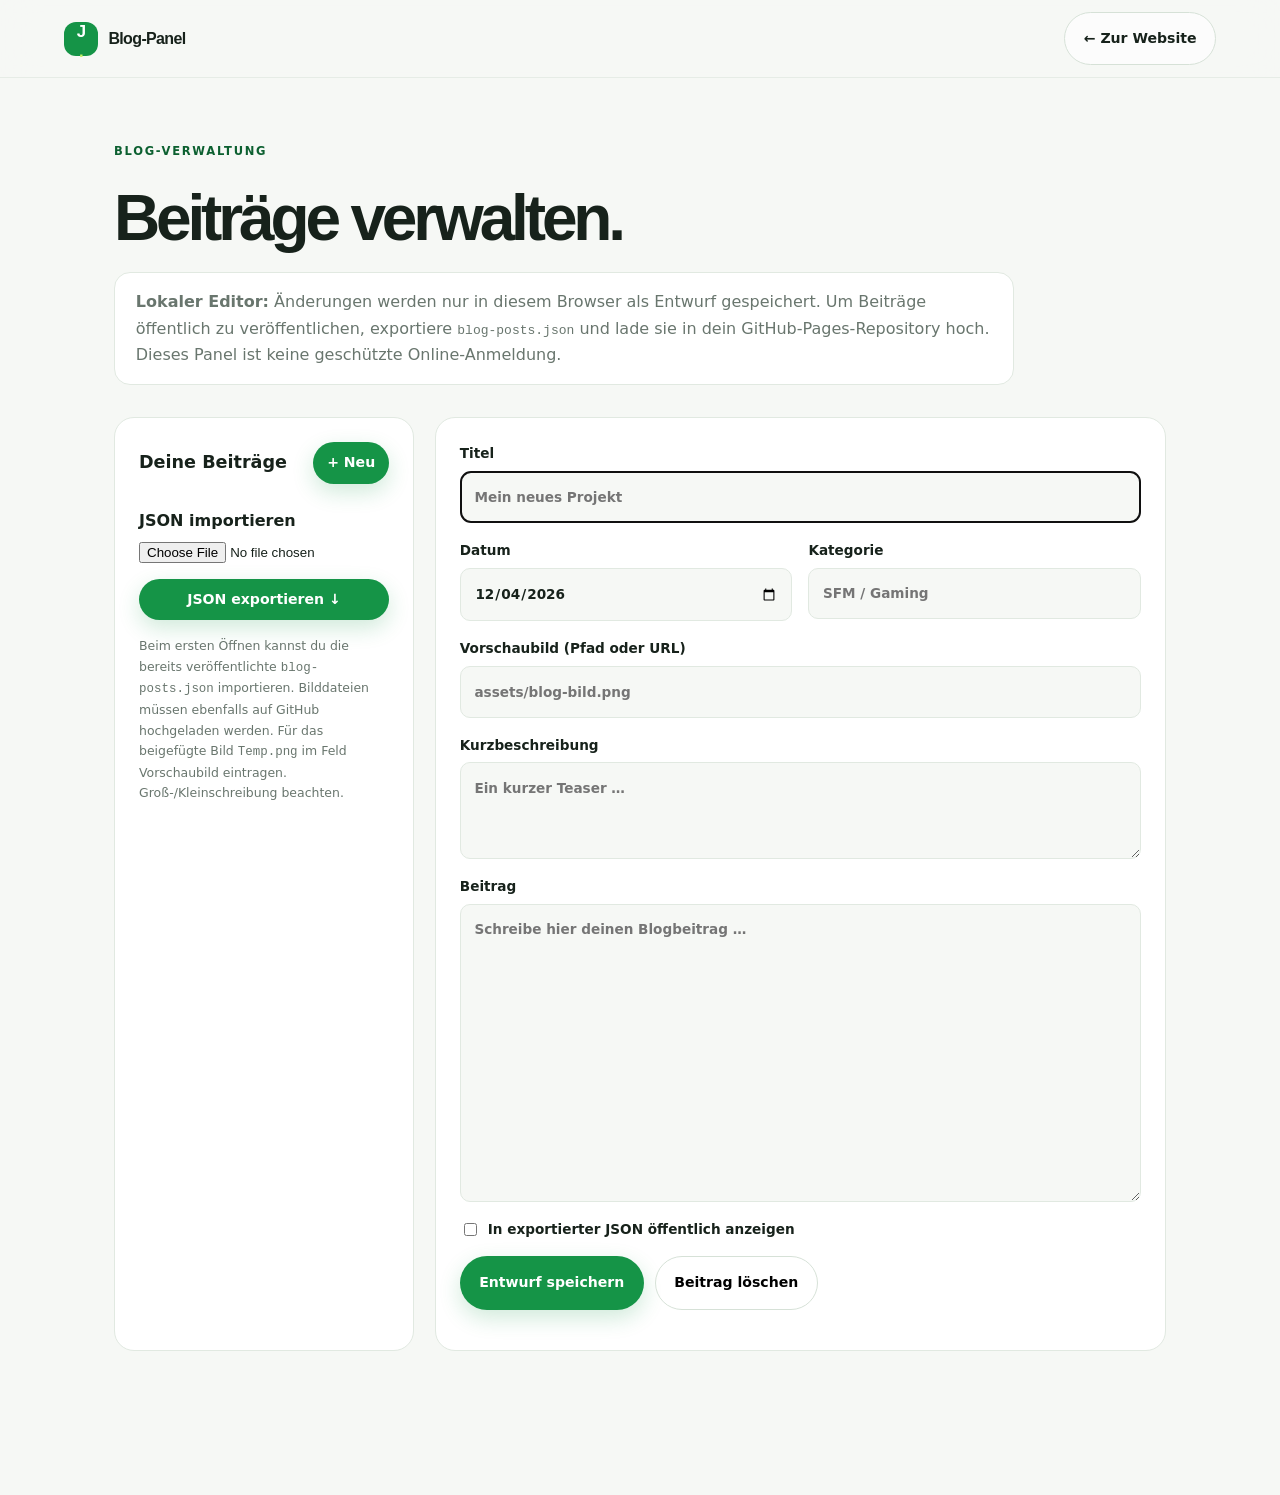
<file: admin.html>
<!DOCTYPE html>
<html lang="de"><head><meta charset="UTF-8"><meta name="viewport" content="width=device-width, initial-scale=1"><title>Blog-Panel – JoJo7844German</title><link rel="stylesheet" href="style.css"><link rel="stylesheet" href="admin.css"></head>
<body><header class="site-header"><a class="brand" href="index.html#blog"><span class="brand-mark">J<span>.</span></span><span>Blog-Panel</span></a><a class="button button-secondary" href="index.html#blog">← Zur Website</a></header>
<main class="admin-shell"><div class="section-kicker">BLOG-VERWALTUNG</div><h1>Beiträge verwalten.</h1><p class="admin-notice"><strong>Lokaler Editor:</strong> Änderungen werden nur in diesem Browser als Entwurf gespeichert. Um Beiträge öffentlich zu veröffentlichen, exportiere <code>blog-posts.json</code> und lade sie in dein GitHub-Pages-Repository hoch. Dieses Panel ist keine geschützte Online-Anmeldung.</p>
<div class="admin-layout"><aside class="admin-list"><div class="admin-list-head"><h2>Deine Beiträge</h2><button id="new-post" type="button" class="button button-primary">+ Neu</button></div><div id="post-list"></div><label class="import-label">JSON importieren<input id="import-file" type="file" accept=".json,application/json"></label><button id="export-posts" type="button" class="button button-primary export-button">JSON exportieren ↓</button><p class="admin-help">Beim ersten Öffnen kannst du die bereits veröffentlichte <code>blog-posts.json</code> importieren. Bilddateien müssen ebenfalls auf GitHub hochgeladen werden. Für das beigefügte Bild <code>Temp.png</code> im Feld Vorschaubild eintragen. Groß-/Kleinschreibung beachten.</p></aside>
<form id="post-form" class="admin-editor"><label>Titel<input id="post-title" required maxlength="160" placeholder="Mein neues Projekt"></label><div class="admin-two"><label>Datum<input id="post-date" type="date" required></label><label>Kategorie<input id="post-category" maxlength="50" placeholder="SFM / Gaming"></label></div><label>Vorschaubild (Pfad oder URL)<input id="post-image" placeholder="assets/blog-bild.png"></label><label>Kurzbeschreibung<textarea id="post-excerpt" rows="3" maxlength="400" placeholder="Ein kurzer Teaser …"></textarea></label><label>Beitrag<textarea id="post-body" rows="12" required placeholder="Schreibe hier deinen Blogbeitrag …"></textarea></label><label class="publish-check"><input id="post-published" type="checkbox"> In exportierter JSON öffentlich anzeigen</label><div class="admin-actions"><button class="button button-primary" type="submit">Entwurf speichern</button><button class="button button-secondary" id="delete-post" type="button">Beitrag löschen</button></div><p id="admin-status" role="status"></p></form></div></main><script src="admin.js"></script></body></html>
</file>
<file: style.css>
:root {
  color-scheme: light;
  --bg: #f6f8f5;
  --paper: #ffffff;
  --ink: #17221b;
  --muted: #69766e;
  --line: #e1e9e1;
  --green: #159447;
  --green-dark: #0c6030;
  --lime: #c8f36a;
  --purple: #7357d9;
  --radius: 22px;
  --shadow: 0 18px 50px rgba(26, 61, 37, .09);
}
* { box-sizing: border-box; }
html { scroll-behavior: smooth; scroll-padding-top: 88px; }
body { margin: 0; background: var(--bg); color: var(--ink); font-family: "DM Sans", system-ui, sans-serif; line-height: 1.65; overflow-x: hidden; }
a { color: inherit; text-decoration: none; }
button { font: inherit; }
::selection { background: var(--lime); color: var(--ink); }
.scroll-progress { position: fixed; z-index: 99; top: 0; left: 0; width: 0; height: 3px; background: linear-gradient(90deg, var(--green), var(--lime), var(--purple)); }
.site-header { height: 78px; padding: 0 max(5vw, calc((100vw - 1200px)/2)); display: flex; align-items: center; justify-content: space-between; gap: 2rem; background: rgba(246,248,245,.88); backdrop-filter: blur(18px); border-bottom: 1px solid rgba(225,233,225,.75); position: sticky; top: 0; z-index: 50; }
.brand { display: inline-flex; align-items: center; gap: .65rem; font: 700 1rem "Space Grotesk", sans-serif; white-space: nowrap; letter-spacing: -.04em; }
.brand-mark { display: grid; place-items: center; width: 34px; height: 34px; border-radius: 12px; color: white; background: var(--green); font-size: 1.05rem; }
.brand-mark span { color: var(--lime); display: inline; }
.brand-accent { color: var(--green); }
.main-nav { display: flex; align-items: center; gap: .35rem; }
.nav-link { color: var(--muted); font-size: .86rem; padding: .55rem .8rem; border-radius: 999px; transition: color .2s, background .2s; }
.nav-link:hover, .nav-link.active { color: var(--green-dark); background: #e8f4e8; }
.header-contact { font-size: .85rem; font-weight: 700; color: white; background: var(--ink); border-radius: 999px; padding: .65rem 1rem; transition: transform .2s, background .2s; }
.header-contact:hover { transform: translateY(-2px); background: var(--green-dark); }
.header-contact span { margin-left: .5rem; color: var(--lime); }
.menu-toggle { display: none; }
.section-shell { max-width: 1200px; padding-left: 5vw; padding-right: 5vw; margin: 0 auto; }
.hero { min-height: 650px; display: grid; grid-template-columns: 1.08fr .92fr; align-items: center; gap: 3rem; padding-top: 4.2rem; padding-bottom: 5.5rem; position: relative; }
.hero-copy { position: relative; z-index: 2; }
.eyebrow, .section-kicker { font-size: .72rem; font-weight: 700; letter-spacing: .15em; color: var(--green-dark); }
.eyebrow { display: inline-flex; align-items: center; gap: .65rem; background: #e8f4e8; border: 1px solid #d6e9d6; padding: .5rem .85rem; border-radius: 999px; }
.status-dot, .tag-pulse { display: inline-block; width: 7px; height: 7px; background: #2cbf62; border-radius: 50%; box-shadow: 0 0 0 4px rgba(44,191,98,.13); }
h1, h2, h3, p { margin-top: 0; }
h1, .section-title { font-family: "Space Grotesk", sans-serif; letter-spacing: -.065em; line-height: 1.05; }
h1 { font-size: clamp(3.2rem, 6.3vw, 5.65rem); margin: 1.5rem 0 1.25rem; }
.gradient-text { color: var(--green); background: linear-gradient(100deg, #087b38 0%, #27a85b 52%, #7158d5 110%); -webkit-background-clip: text; background-clip: text; -webkit-text-fill-color: transparent; }
.hero-lead { max-width: 560px; color: var(--muted); font-size: 1.08rem; line-height: 1.85; }
.hero-actions { display: flex; flex-wrap: wrap; gap: .8rem; margin: 1.8rem 0 1.6rem; }
.button { display: inline-flex; align-items: center; justify-content: center; gap: 1rem; border: 1px solid transparent; padding: .88rem 1.15rem; border-radius: 999px; font-size: .88rem; font-weight: 700; transition: transform .22s, box-shadow .22s, background .22s; }
.button:hover { transform: translateY(-3px); }
.button-primary { background: var(--green); color: white; box-shadow: 0 8px 22px rgba(21,148,71,.2); }
.button-primary:hover { background: var(--green-dark); box-shadow: 0 12px 28px rgba(21,148,71,.25); }
.button-primary span { color: var(--lime); font-size: 1.15rem; }
.button-secondary { border-color: #d6e1d7; background: rgba(255,255,255,.65); }
.button-secondary:hover { background: white; box-shadow: var(--shadow); }
.hero-meta { display: flex; align-items: center; gap: .85rem; color: var(--muted); font-size: .8rem; }
.hero-meta i { width: 4px; height: 4px; border-radius: 50%; background: #a8b8aa; }
.hero-visual { min-height: 440px; position: relative; display: grid; place-items: center; isolation: isolate; }
.avatar-frame { width: min(100%, 405px); aspect-ratio: 1; border-radius: 48% 48% 43% 43%; overflow: hidden; position: relative; z-index: 1; transform: rotate(2deg); border: 10px solid white; box-shadow: 0 25px 65px rgba(35,64,42,.18); animation: float 6s ease-in-out infinite; }
.avatar-frame img { width: 100%; height: 100%; display: block; object-fit: cover; object-position: center; }
.visual-orbit { position: absolute; border: 1px solid #c9dfc8; border-radius: 50%; z-index: -1; }
.orbit-one { width: 450px; height: 450px; animation: orbit 28s linear infinite; }
.orbit-two { width: 510px; height: 510px; border-style: dashed; opacity: .65; animation: orbit 40s linear infinite reverse; }
.floating-tag { position: absolute; z-index: 3; background: white; border: 1px solid var(--line); box-shadow: var(--shadow); padding: .7rem 1rem; border-radius: 14px; font-size: .76rem; font-weight: 700; }
.tag-top { top: 48px; right: -5px; transform: rotate(4deg); }
.tag-icon { color: var(--green); margin-right: .45rem; }
.tag-bottom { bottom: 42px; left: -12px; display: flex; align-items: center; gap: .65rem; transform: rotate(-3deg); }
.spark { position: absolute; color: var(--green); font-size: 2.2rem; }
.spark-one { right: 6%; bottom: 20%; animation: twinkle 3s ease-in-out infinite; }
.spark-two { top: 13%; left: 5%; color: var(--purple); font-size: 1.5rem; animation: twinkle 4s ease-in-out infinite reverse; }
.scroll-cue { position: absolute; bottom: 1.4rem; left: 5vw; display: flex; align-items: center; gap: .75rem; font-size: .64rem; letter-spacing: .15em; font-weight: 700; color: #859188; }
.scroll-line { width: 36px; height: 1px; background: var(--green); }
.about-section { padding-top: 6.5rem; padding-bottom: 7rem; border-top: 1px solid var(--line); }
.about-grid { display: grid; grid-template-columns: 1fr 1fr; gap: 8%; align-items: start; margin-top: 1.4rem; }
.section-title { font-size: clamp(2.5rem, 4.8vw, 4.1rem); margin: .6rem 0 1rem; }
.outline-text { color: transparent; -webkit-text-stroke: 1.5px var(--green); }
.about-copy { padding-top: .4rem; max-width: 530px; }
.about-copy p { color: var(--muted); }
.about-copy .large-copy { font-size: 1.25rem; line-height: 1.7; color: var(--ink); }
.about-copy strong { color: var(--green-dark); }
.signature { margin-top: 1.7rem; font-family: "Space Grotesk", sans-serif; font-weight: 700; }
.signature span { color: var(--green); font-size: 1.3rem; margin-left: .3rem; }
.projects-section { padding-top: 1rem; padding-bottom: 7rem; }
.section-heading { display: flex; align-items: end; justify-content: space-between; gap: 2rem; margin-bottom: 2rem; }
.section-heading .section-title { margin-bottom: 0; }
.section-heading > p { max-width: 330px; color: var(--muted); margin-bottom: .25rem; }
.filter-tabs { display: flex; gap: .5rem; flex-wrap: wrap; margin-bottom: 1.4rem; }
.filter-tab { border: 1px solid #dce5dc; background: transparent; color: var(--muted); border-radius: 999px; padding: .55rem .85rem; cursor: pointer; font-size: .8rem; transition: all .2s; }
.filter-tab span { font-size: .65rem; margin-left: .35rem; opacity: .65; }
.filter-tab:hover, .filter-tab.active { color: white; background: var(--ink); border-color: var(--ink); }
.project-grid { display: grid; grid-template-columns: 1.2fr 1fr 1fr; gap: 1rem; align-items: stretch; }
.project-card { border: 1px solid var(--line); background: var(--paper); border-radius: var(--radius); overflow: hidden; min-width: 0; transition: transform .3s, box-shadow .3s, opacity .25s; }
.project-card:hover { transform: translateY(-6px); box-shadow: var(--shadow); }
.project-card.is-hidden { display: none; }
.project-image { position: relative; aspect-ratio: 1.36; background: #e6e9e5; overflow: hidden; }
.project-image img { width: 100%; height: 100%; object-fit: cover; display: block; transition: transform .6s; }
.project-card:hover .project-image img { transform: scale(1.045); }
.project-badge { position: absolute; left: .8rem; top: .8rem; background: #fff; border-radius: 999px; padding: .45rem .65rem; font-size: .6rem; font-weight: 700; letter-spacing: .06em; display: inline-flex; align-items: center; gap: .5rem; }
.project-badge .status-dot { width: 6px; height: 6px; }
.image-number { position: absolute; right: .8rem; bottom: .7rem; color: white; font-size: .65rem; font-weight: 700; text-shadow: 0 1px 5px #000; }
.project-placeholder { aspect-ratio: 1.36; display: flex; position: relative; overflow: hidden; align-items: center; justify-content: center; flex-direction: column; gap: .5rem; }
.dev-placeholder { background: #e6f0e4; }
.gaming-placeholder { background: #eeebfa; }
.placeholder-symbol { font-size: 4rem; color: var(--green); font-family: "Space Grotesk", sans-serif; z-index: 1; }
.placeholder-label { letter-spacing: .18em; font-size: .62rem; font-weight: 700; color: var(--muted); z-index: 1; }
.placeholder-orbit { width: 180px; height: 180px; border: 1px dashed #a7c9a8; border-radius: 50%; position: absolute; animation: orbit 18s linear infinite; }
.game-emoji { font-size: 3.5rem; z-index: 1; filter: drop-shadow(0 10px 10px #c4bee8); animation: float 4s ease-in-out infinite; }
.game-lines { position: absolute; width: 240px; height: 240px; border: 1px solid #d4ccef; border-radius: 38%; transform: rotate(35deg); }
.project-info { padding: 1.2rem; }
.project-info > div { display: flex; align-items: start; justify-content: space-between; gap: .5rem; }
.project-type { color: var(--green-dark); font-size: .62rem; font-weight: 700; letter-spacing: .1em; }
.project-info h3 { font: 700 1.22rem "Space Grotesk", sans-serif; margin: .3rem 0 .55rem; letter-spacing: -.035em; }
.project-info p { color: var(--muted); font-size: .83rem; line-height: 1.7; margin-bottom: .7rem; }
.project-arrow { color: var(--green); font-size: 1.15rem; }
.coming-soon { font-size: .7rem; color: var(--muted); border: 1px solid var(--line); border-radius: 999px; padding: .28rem .55rem; }
.text-link { color: var(--green-dark); font-weight: 700; font-size: .78rem; }
.steam-callout { display: flex; align-items: center; gap: 1rem; padding: 1.2rem 1.4rem; border: 1px solid var(--line); border-radius: var(--radius); background: rgba(255,255,255,.55); margin-top: 1rem; }
.steam-icon { flex: 0 0 46px; height: 46px; border-radius: 14px; background: #e7f4e7; color: var(--green); display: grid; place-items: center; font-size: 1.4rem; }
.steam-callout > div:nth-child(2) { flex: 1; }
.steam-callout h3 { margin: .15rem 0; font: 700 1.1rem "Space Grotesk", sans-serif; }
.steam-callout p { color: var(--muted); margin: 0; font-size: .8rem; }
.channels-section { background: #edf3eb; border-top: 1px solid #e1e9df; border-bottom: 1px solid #e1e9df; padding: 6.5rem 0 7rem; }
.channel-grid { display: grid; grid-template-columns: repeat(3, 1fr); gap: 1rem; }
.channel-card { display: flex; flex-direction: column; align-items: flex-start; min-height: 245px; padding: 1.35rem; background: rgba(255,255,255,.8); border: 1px solid #dce7db; border-radius: var(--radius); transition: transform .25s, box-shadow .25s, background .25s; }
.channel-card:hover { transform: translateY(-5px); background: white; box-shadow: var(--shadow); }
.channel-icon { width: 42px; height: 42px; display: grid; place-items: center; color: white; border-radius: 14px; margin-bottom: 1.2rem; font-size: 1rem; }
.youtube { background: #e34d48; }
.twitch { background: #7654d8; }
.channel-label { color: var(--muted); font-size: .6rem; font-weight: 700; letter-spacing: .12em; }
.channel-card h3 { font: 700 1.25rem "Space Grotesk", sans-serif; margin: .3rem 0; }
.channel-card p { color: var(--muted); font-size: .83rem; margin-bottom: 1.2rem; }
.channel-link { margin-top: auto; font-size: .78rem; font-weight: 700; color: var(--green-dark); width: 100%; display: flex; justify-content: space-between; }
.channel-link b { font-size: 1rem; }
.community-section { padding-top: 7rem; padding-bottom: 7rem; }
.community-panel { position: relative; overflow: hidden; padding: clamp(2rem, 6vw, 5rem); border-radius: 32px; color: white; background: #17281d; }
.community-panel .section-kicker { color: var(--lime); }
.community-panel .section-title { font-size: clamp(2.8rem, 5vw, 4.5rem); margin: 1.2rem 0; }
.community-panel .gradient-text { background: linear-gradient(90deg, var(--lime), #80e6a4); -webkit-background-clip: text; background-clip: text; }
.community-panel > p { max-width: 440px; color: #c0cfc2; }
.community-decoration { position: absolute; top: -65px; right: 7%; color: rgba(200,243,106,.12); font-size: 18rem; line-height: 1; pointer-events: none; animation: orbit 50s linear infinite; }
.social-links { display: flex; flex-wrap: wrap; gap: .6rem; margin: 1.6rem 0 2rem; position: relative; z-index: 1; }
.social-links a { display: inline-flex; align-items: center; gap: 1rem; padding: .6rem .85rem; border: 1px solid #405746; border-radius: 999px; font-size: .8rem; transition: background .2s, border .2s; }
.social-links a:hover { background: #2a4532; border-color: #719778; }
.social-links a span { color: var(--lime); }
.email-button { background: var(--lime); color: #17281d; box-shadow: none; }
.email-button:hover { background: white; }
.email-button span { color: var(--green-dark); }
.site-footer { max-width: 1200px; padding: 1.5rem 5vw 2rem; margin: 0 auto; border-top: 1px solid var(--line); display: flex; align-items: center; justify-content: space-between; gap: 1rem; color: var(--muted); font-size: .75rem; }
.footer-brand { color: var(--ink); }
.footer-brand .brand-mark { width: 28px; height: 28px; border-radius: 9px; font-size: .9rem; }
.back-top { color: var(--green-dark); font-weight: 700; }
.reveal { opacity: 0; transform: translateY(22px); transition: opacity .7s ease, transform .7s cubic-bezier(.2,.7,.2,1); }
.reveal.visible { opacity: 1; transform: translateY(0); }
@keyframes float { 0%,100% { transform: translateY(0) rotate(2deg); } 50% { transform: translateY(-12px) rotate(0deg); } }
@keyframes orbit { to { transform: rotate(360deg); } }
@keyframes twinkle { 0%,100% { transform: scale(1) rotate(0deg); opacity: .75; } 50% { transform: scale(1.2) rotate(15deg); opacity: 1; } }
@media (prefers-reduced-motion: reduce) { *, *::before, *::after { scroll-behavior: auto !important; animation-duration: .01ms !important; animation-iteration-count: 1 !important; transition-duration: .01ms !important; } .reveal { opacity: 1; transform: none; } }
@media (max-width: 900px) {
  .site-header { padding: 0 4vw; gap: 1rem; }
  .main-nav { gap: 0; }
  .nav-link { padding: .5rem .55rem; font-size: .78rem; }
  .header-contact { padding: .6rem .8rem; }
  .hero { gap: 1rem; min-height: 590px; }
  .avatar-frame { width: min(100%, 340px); }
  .orbit-one { width: 370px; height: 370px; }
  .orbit-two { width: 420px; height: 420px; }
  .project-grid { grid-template-columns: repeat(2, 1fr); }
  .project-feature { grid-column: span 2; }
  .project-feature .project-image { aspect-ratio: 2.1; }
}
@media (max-width: 680px) {
  .site-header { height: 68px; }
  .brand { font-size: .9rem; }
  .header-contact { margin-left: auto; font-size: .76rem; }
  .menu-toggle { width: 38px; height: 38px; display: flex; flex-direction: column; gap: 5px; align-items: center; justify-content: center; border: 1px solid var(--line); border-radius: 50%; background: white; cursor: pointer; order: 3; }
  .menu-toggle span { width: 15px; height: 2px; background: var(--ink); border-radius: 2px; transition: transform .2s; }
  .menu-toggle[aria-expanded="true"] span:first-child { transform: translateY(3.5px) rotate(45deg); }
  .menu-toggle[aria-expanded="true"] span:last-child { transform: translateY(-3.5px) rotate(-45deg); }
  .main-nav { display: none; position: absolute; top: 67px; left: 0; right: 0; background: var(--paper); padding: .8rem 5vw 1rem; border-bottom: 1px solid var(--line); box-shadow: var(--shadow); flex-direction: column; align-items: stretch; }
  .main-nav.open { display: flex; }
  .nav-link { padding: .75rem .85rem; font-size: .9rem; }
  .hero { grid-template-columns: 1fr; padding-top: 4rem; padding-bottom: 5rem; gap: 1.5rem; }
  h1 { font-size: clamp(3rem, 12vw, 4.5rem); }
  .hero-lead { font-size: 1rem; }
  .hero-visual { min-height: 340px; margin: .5rem 0 1rem; }
  .avatar-frame { width: min(78%, 310px); }
  .orbit-one { width: 320px; height: 320px; }
  .orbit-two { width: 355px; height: 355px; }
  .tag-top { right: 0; top: 24px; }
  .tag-bottom { left: 0; bottom: 20px; }
  .scroll-cue { bottom: 1rem; }
  .about-section { padding-top: 4rem; padding-bottom: 4.5rem; }
  .about-grid { grid-template-columns: 1fr; gap: 1rem; }
  .section-title { font-size: clamp(2.6rem, 10vw, 3.5rem); }
  .projects-section, .channels-section { padding-top: 4rem; padding-bottom: 4.5rem; }
  .section-heading { display: block; }
  .section-heading > p { margin-top: 1rem; }
  .project-grid { grid-template-columns: 1fr; }
  .project-feature { grid-column: auto; }
  .project-feature .project-image, .project-image, .project-placeholder { aspect-ratio: 1.5; }
  .steam-callout { flex-wrap: wrap; }
  .steam-callout .button { width: 100%; }
  .channel-grid { grid-template-columns: 1fr; }
  .channel-card { min-height: 220px; }
  .community-section { padding-top: 4rem; padding-bottom: 4rem; }
  .community-panel { border-radius: 24px; }
  .community-decoration { font-size: 11rem; right: -4%; top: -15px; }
  .email-button { font-size: .76rem; gap: .5rem; }
  .site-footer { flex-wrap: wrap; }
  .footer-brand { width: 100%; }
}


/* DAY / NIGHT SWITCH */
.theme-toggle {
  flex: 0 0 auto; width: 42px; height: 42px; display: inline-flex;
  align-items: center; justify-content: center; border-radius: 50%;
  border: 1px solid var(--line); background: var(--paper); color: var(--ink);
  cursor: pointer; font-size: 1.35rem; transition: transform .2s, background .2s, border-color .2s;
}
.theme-toggle:hover { transform: rotate(15deg) scale(1.06); }
.theme-toggle:focus-visible { outline: 3px solid var(--green); outline-offset: 3px; }
.theme-moon { display: none; }
:root[data-theme="dark"] .theme-sun { display: none; }
:root[data-theme="dark"] .theme-moon { display: inline; }
:root[data-theme="dark"] {
  color-scheme: dark;
  --bg: #10151a;
  --paper: #1a2429;
  --ink: #edf5ef;
  --muted: #acbdb6;
  --line: #34433f;
  --green: #48d783;
  --green-dark: #75e6a0;
  --lime: #c8f36a;
  --purple: #b6a2ff;
  --shadow: 0 18px 50px rgba(0,0,0,.32);
}
:root[data-theme="dark"] body { background: var(--bg); color: var(--ink); }
:root[data-theme="dark"] .site-header { background: rgba(16,21,26,.9); border-bottom-color: var(--line); }
:root[data-theme="dark"] .nav-link:hover,
:root[data-theme="dark"] .nav-link.active { background: #243b30; color: #9cf0bb; }
:root[data-theme="dark"] .header-contact { background: #e0f4e5; color: #14231b; }
:root[data-theme="dark"] .header-contact span { color: #197942; }
:root[data-theme="dark"] .header-contact:hover { background: var(--lime); }
:root[data-theme="dark"] .eyebrow { background: #1c3528; border-color: #31573c; color: #a7f1bf; }
:root[data-theme="dark"] .gradient-text {
  background: linear-gradient(100deg, #67f29a, #43cda2 55%, #b6a2ff);
  -webkit-background-clip: text; background-clip: text;
}
:root[data-theme="dark"] .hero-meta i { background: #64766d; }
:root[data-theme="dark"] .avatar-frame { border-color: #30423a; box-shadow: 0 25px 65px rgba(0,0,0,.42); }
:root[data-theme="dark"] .visual-orbit { border-color: #375e49; }
:root[data-theme="dark"] .floating-tag { background: #23352d; border-color: #46624e; color: #eaf7ed; }
:root[data-theme="dark"] .scroll-cue { color: #b4c5b9; }
:root[data-theme="dark"] .about-section { border-color: var(--line); }
:root[data-theme="dark"] .about-copy .large-copy { color: var(--ink); }
:root[data-theme="dark"] .outline-text { -webkit-text-stroke-color: var(--green); }
:root[data-theme="dark"] .button-secondary { background: #24312c; border-color: #486354; color: var(--ink); }
:root[data-theme="dark"] .button-secondary:hover { background: #30443a; }
:root[data-theme="dark"] .filter-tab { border-color: #45574b; color: #c3d3c7; }
:root[data-theme="dark"] .filter-tab:hover,
:root[data-theme="dark"] .filter-tab.active { background: #d3f4d9; border-color: #d3f4d9; color: #14251a; }
:root[data-theme="dark"] .project-card { background: var(--paper); border-color: var(--line); }
:root[data-theme="dark"] .project-image { background: #25312e; }
:root[data-theme="dark"] .project-badge { background: #20372b; color: #e4f7e9; }
:root[data-theme="dark"] .dev-placeholder { background: #213b32; }
:root[data-theme="dark"] .gaming-placeholder { background: #302a46; }
:root[data-theme="dark"] .placeholder-orbit { border-color: #53735d; }
:root[data-theme="dark"] .game-lines { border-color: #60547c; }
:root[data-theme="dark"] .coming-soon { border-color: var(--line); }
:root[data-theme="dark"] .steam-callout { background: #1a2523; border-color: var(--line); }
:root[data-theme="dark"] .steam-icon { background: #2a4834; }
:root[data-theme="dark"] .channels-section { background: #17231f; border-color: var(--line); }
:root[data-theme="dark"] .channel-card { background: #202e29; border-color: #3b5044; }
:root[data-theme="dark"] .channel-card:hover { background: #283b31; }
:root[data-theme="dark"] .community-panel { background: #20372d; border: 1px solid #42604b; }
:root[data-theme="dark"] .community-panel > p { color: #c9dccc; }
:root[data-theme="dark"] .social-links a { border-color: #607b65; }
:root[data-theme="dark"] .social-links a:hover { background: #36543e; }
:root[data-theme="dark"] .email-button { background: var(--lime); color: #17281d; }
:root[data-theme="dark"] .email-button:hover { background: #fff; }
:root[data-theme="dark"] .site-footer { border-color: var(--line); }
:root[data-theme="dark"] .footer-brand { color: var(--ink); }
@media (max-width: 680px) {
  .theme-toggle { width: 36px; height: 36px; font-size: 1.1rem; margin-left: auto; }
  .header-contact { margin-left: 0; }
  :root[data-theme="dark"] .menu-toggle { background: #26372f; border-color: #4d6354; }
  :root[data-theme="dark"] .menu-toggle span { background: #ecf5ee; }
  :root[data-theme="dark"] .main-nav { background: #19251f; border-color: var(--line); }
}

/* Blog: matching project cards */
.blog-section { padding-top: 1rem; padding-bottom: 7rem; }
.blog-grid { display:grid; grid-template-columns:repeat(3,minmax(0,1fr)); gap:1rem; }
.blog-card { background:var(--paper); border:1px solid var(--line); border-radius:var(--radius); overflow:hidden; transition:transform .25s,box-shadow .25s; }
.blog-card:hover { transform:translateY(-5px); box-shadow:var(--shadow); }
.blog-cover { width:100%; aspect-ratio:1.55; display:grid; place-items:center; background:linear-gradient(135deg,#d9efdf,#e6e0fa); color:#24683b; font-size:3rem; overflow:hidden; }
.blog-cover img { width:100%; height:100%; object-fit:cover; }
.blog-content { padding:1.3rem; }
.blog-meta { color:var(--green-dark); font-size:.7rem; font-weight:700; letter-spacing:.06em; }
.blog-content h3 { font:700 1.3rem 'Space Grotesk',sans-serif; margin:.5rem 0; }
.blog-content p { color:var(--muted); font-size:.87rem; }
.blog-open { background:none; border:0; padding:0; color:var(--green-dark); font-weight:700; cursor:pointer; }
.blog-empty { grid-column:1/-1; color:var(--muted); padding:2rem; background:var(--paper); border:1px dashed var(--line); border-radius:var(--radius); }
.blog-reader { max-width:800px; margin:auto; }
.blog-reader[hidden], .blog-grid[hidden] { display:none; }
.blog-article { background:var(--paper); border:1px solid var(--line); padding:clamp(1.3rem,4vw,3rem); margin-top:1.5rem; border-radius:var(--radius); }
.blog-article h2 { font:700 clamp(2rem,4vw,3rem) 'Space Grotesk',sans-serif; line-height:1.2; margin:.5rem 0 1.5rem; }
.blog-article img { width:100%; max-height:420px; object-fit:cover; border-radius:16px; margin-bottom:1rem; }
.blog-body { white-space:pre-wrap; line-height:1.9; overflow-wrap:anywhere; }
:root[data-theme="dark"] .blog-cover { background:linear-gradient(135deg,#234232,#39304d); color:#9de5b3; }
@media(max-width:900px) { .blog-grid { grid-template-columns:repeat(2,minmax(0,1fr)); } }
@media(max-width:680px) { .blog-grid { grid-template-columns:1fr; } .blog-section { padding-bottom:4rem; } }
</file>
<file: admin.css>
.admin-shell{max-width:1180px;margin:4rem auto;padding:0 5vw 5rem}.admin-shell h1{font-size:clamp(2.4rem,5vw,4rem)}.admin-notice{background:var(--paper);border:1px solid var(--line);border-radius:16px;padding:1rem 1.3rem;max-width:900px;color:var(--muted)}.admin-layout{display:grid;grid-template-columns:300px minmax(0,1fr);gap:1.3rem;margin-top:2rem}.admin-list,.admin-editor{background:var(--paper);border:1px solid var(--line);border-radius:20px;padding:1.5rem}.admin-list-head{display:flex;justify-content:space-between;align-items:center;gap:.5rem}.admin-list h2{font-size:1.1rem;margin:0}.admin-list .button{padding:.5rem .8rem}.post-item{width:100%;display:block;text-align:left;border:1px solid var(--line);background:transparent;color:var(--ink);padding:.8rem;border-radius:12px;margin:.7rem 0;cursor:pointer}.post-item.active{border-color:var(--green);background:color-mix(in srgb,var(--green) 12%,transparent)}.post-item small{display:block;color:var(--muted)}.admin-editor label{display:block;font-weight:700;font-size:.85rem;margin-bottom:1rem}.admin-editor input:not([type=checkbox]),.admin-editor textarea{width:100%;display:block;margin-top:.4rem;padding:.85rem;border:1px solid var(--line);border-radius:10px;background:var(--bg);color:var(--ink);font:inherit}.admin-editor textarea{resize:vertical}.admin-two{display:grid;grid-template-columns:1fr 1fr;gap:1rem}.publish-check{display:flex!important;align-items:center;gap:.5rem}.admin-actions{display:flex;flex-wrap:wrap;gap:.7rem}.import-label{display:block;margin:1.5rem 0 1rem;font-weight:700}.import-label input{display:block;max-width:100%;margin-top:.5rem}.export-button{width:100%}.admin-help{color:var(--muted);font-size:.78rem;margin-top:1rem;overflow-wrap:anywhere}#admin-status{color:var(--green-dark);font-weight:700}@media(max-width:750px){.admin-layout{grid-template-columns:1fr}.admin-two{grid-template-columns:1fr}}
</file>
